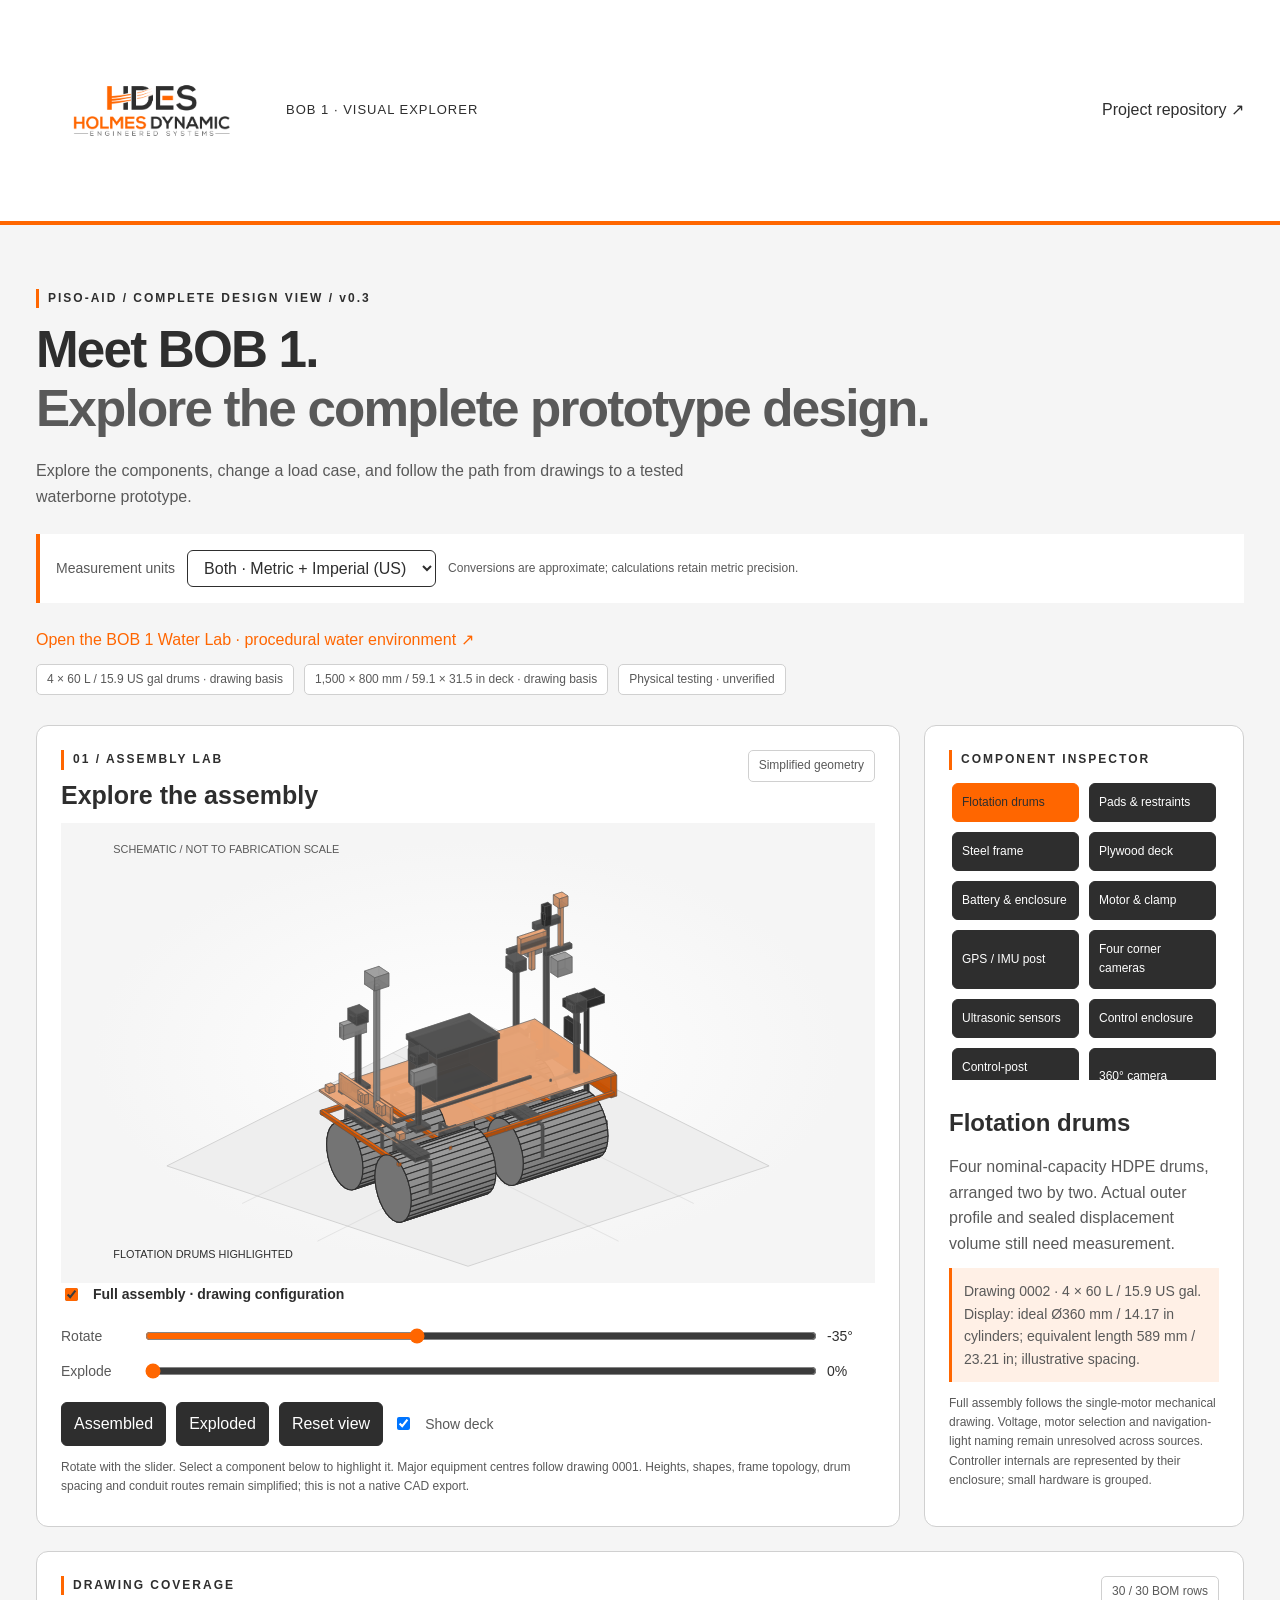
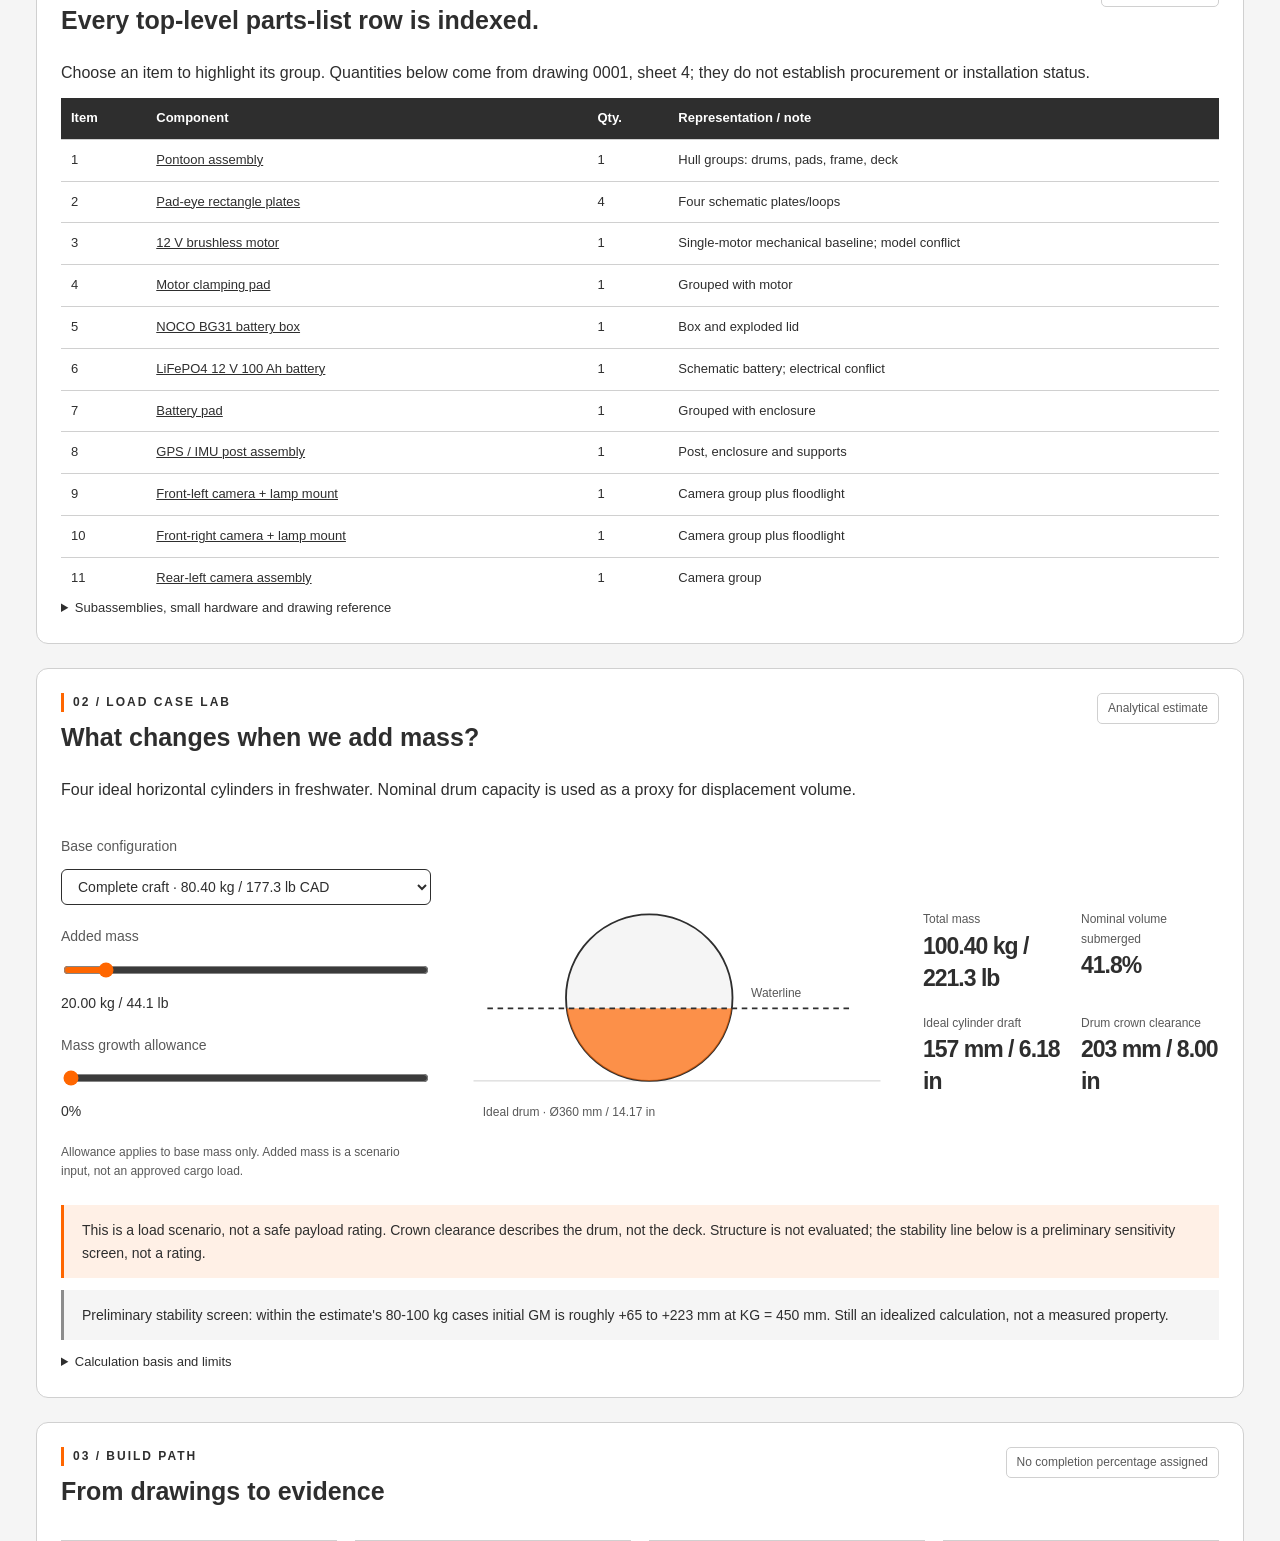
<file: docs/index.html>
<!doctype html>
<html lang="en">
<head>
<meta charset="utf-8">
<meta name="viewport" content="width=device-width,initial-scale=1">
<meta http-equiv="refresh" content="0;url=visual-explorer/">
<title>BOB 1 Visual Explorer</title>
</head>
<body><p><a href="visual-explorer/">Open the BOB 1 Visual Explorer</a></p></body>
</html>
</file>
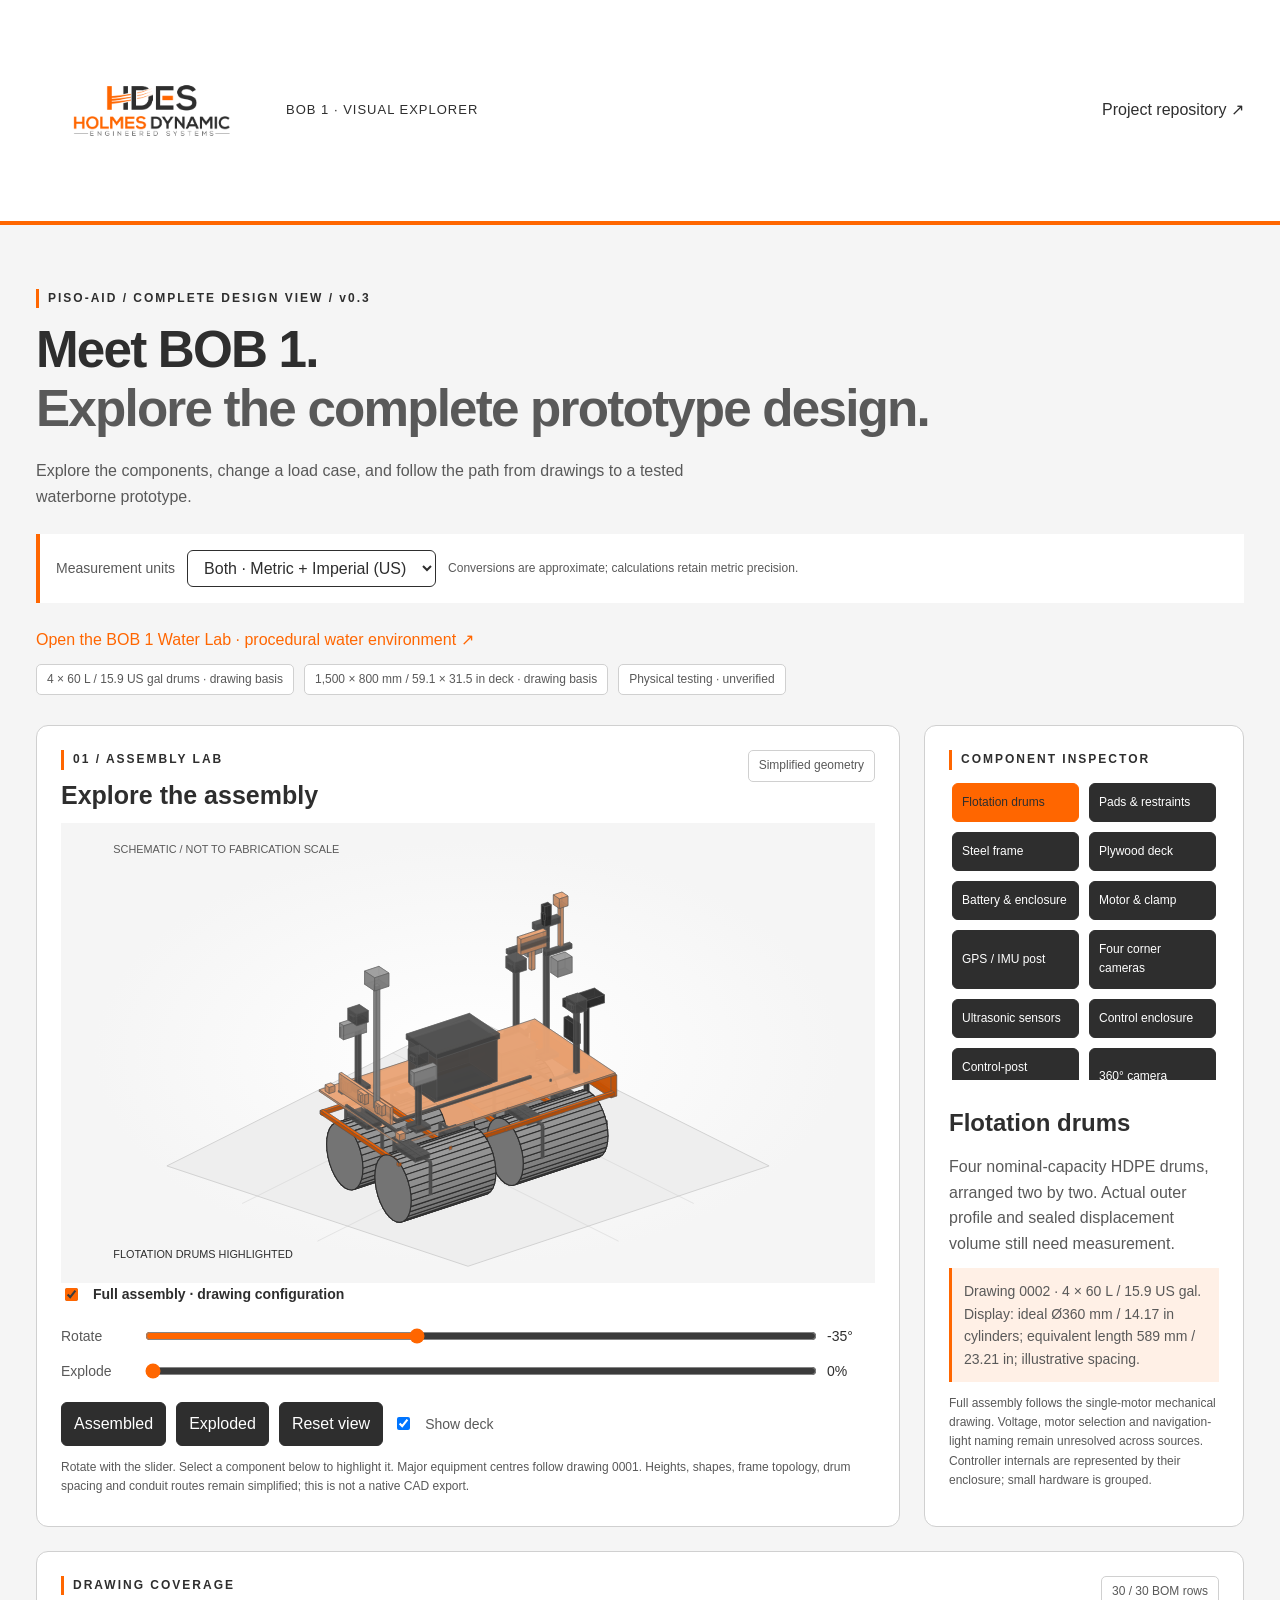
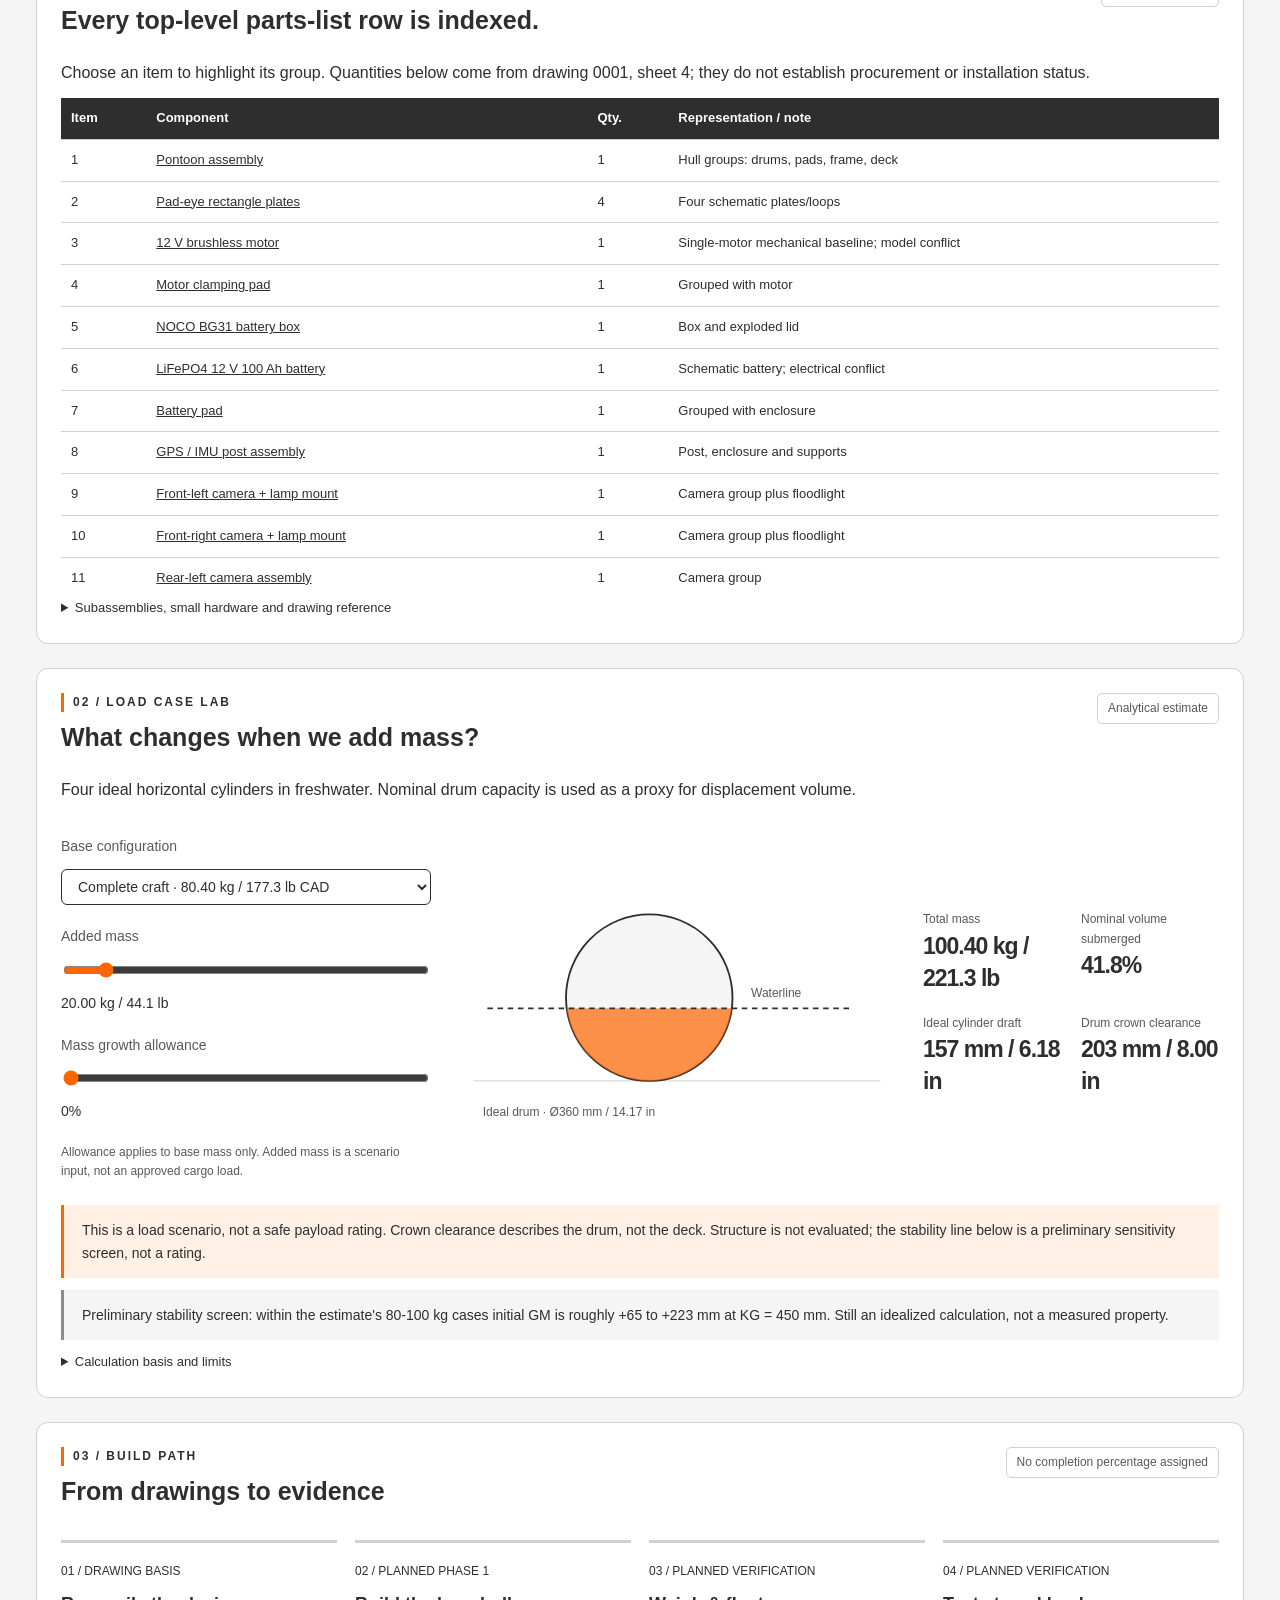
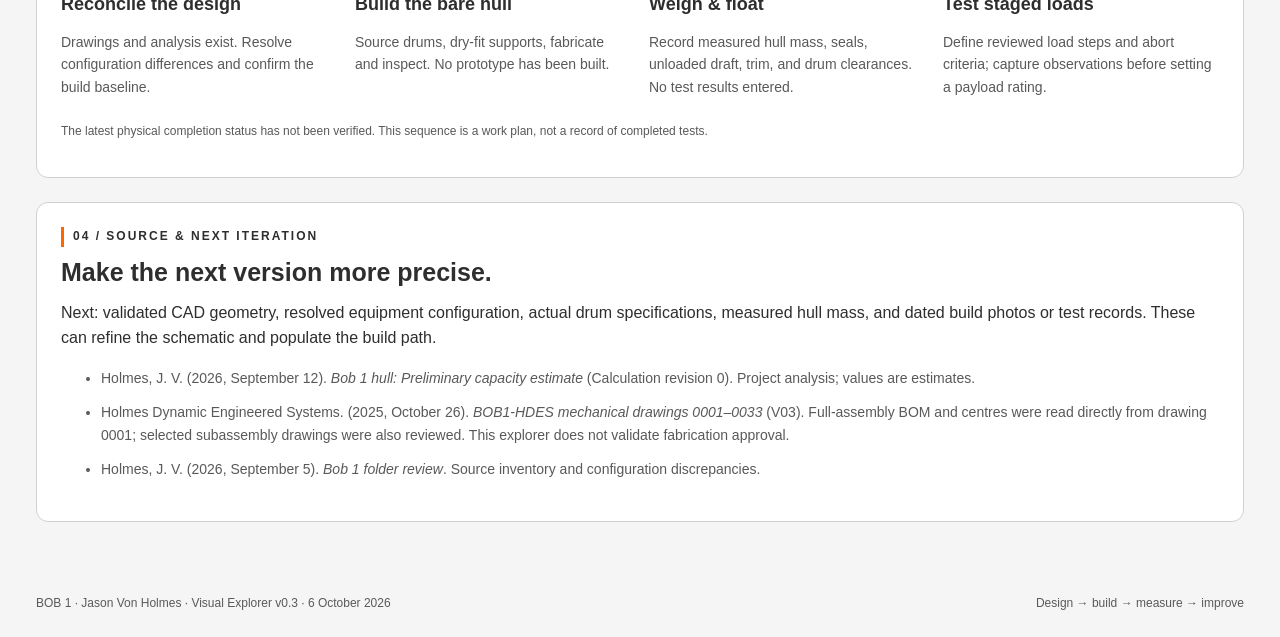
<file: docs/visual-explorer/index.html>
<!doctype html>
<html lang="en"><head><meta charset="utf-8"><meta name="viewport" content="width=device-width,initial-scale=1"><title>BOB 1 • Visual Explorer</title><link rel="stylesheet" href="assets/style.css"></head>
<body><header><a class="brand" href="#" aria-label="HDES — BOB 1"><img class="hdes-logo" src="assets/hdes-logo.png" alt="Holmes Dynamic Engineered Systems official logo"><span class="project-label">BOB 1 · VISUAL EXPLORER</span></a><a href="https://github.com/jvholmes87/piso-aid-bob1" target="_blank" rel="noopener">Project repository ↗</a></header>
<main><section class="intro"><p class="eyebrow">PISO-AID / COMPLETE DESIGN VIEW / v0.3</p><h1>Meet BOB 1.<br><em>Explore the complete prototype design.</em></h1><p>Explore the components, change a load case, and follow the path from drawings to a tested waterborne prototype.</p><div class="unit-bar"><label for="units">Measurement units</label><select id="units"><option value="both" selected>Both · Metric + Imperial (US)</option><option value="metric">Metric · mm, kg, L</option><option value="imperial">Imperial (US) · in, lb, US gal</option></select><span>Conversions are approximate; calculations retain metric precision.</span></div><p><a href="https://jvholmes87.github.io/piso-aid-bob1/water-lab/">Open the BOB 1 Water Lab · procedural water environment ↗</a></p><div class="chips"><span id="drumChip">4 × 60 L / 15.9 US gal drums · drawing basis</span><span id="deckChip">1,500 × 800 mm / 59.1 × 31.5 in deck · drawing basis</span><span>Physical testing · unverified</span></div></section>
<section class="workbench"><div class="viewer panel"><div class="section-head"><div><p class="eyebrow">01 / ASSEMBLY LAB</p><h2>Explore the assembly</h2></div><span class="badge">Simplified geometry</span></div><svg id="model" viewBox="0 0 900 550" aria-label="Interactive simplified hull assembly" role="img"></svg><div class="controls"><label class="full-control"><input id="fullToggle" type="checkbox" checked> Full assembly · drawing configuration</label><label>Rotate <input id="angle" type="range" min="-180" max="180" value="-35"><output id="angleValue">−35°</output></label><label>Explode <input id="explode" type="range" min="0" max="100" value="0"><output id="explodeValue">0%</output></label><div class="actions"><button id="assembly">Assembled</button><button id="exploded">Exploded</button><button id="reset">Reset view</button><label><input id="deckToggle" type="checkbox" checked> Show deck</label></div></div><p class="caption">Rotate with the slider. Select a component below to highlight it. Major equipment centres follow drawing 0001. Heights, shapes, frame topology, drum spacing and conduit routes remain simplified; this is not a native CAD export.</p></div>
<aside class="panel"><p class="eyebrow">COMPONENT INSPECTOR</p><div class="component-buttons" id="components"></div><h3 id="componentTitle"></h3><p id="componentText"></p><div class="spec" id="componentSpec"></div><p class="caption">Full assembly follows the single-motor mechanical drawing. Voltage, motor selection and navigation-light naming remain unresolved across sources. Controller internals are represented by their enclosure; small hardware is grouped.</p></aside></section>
<section class="panel"><div class="section-head"><div><p class="eyebrow">DRAWING COVERAGE</p><h2>Every top-level parts-list row is indexed.</h2></div><span class="badge">30 / 30 BOM rows</span></div><p>Choose an item to highlight its group. Quantities below come from drawing 0001, sheet 4; they do not establish procurement or installation status.</p><div class="table-scroll"><table><thead><tr><th scope="col">Item</th><th scope="col">Component</th><th scope="col">Qty.</th><th scope="col">Representation / note</th></tr></thead><tbody id="bomRows"></tbody></table></div><details><summary>Subassemblies, small hardware and drawing reference</summary><p>The control post includes the 360 camera, all-round lamp, two infrared illuminators, LTE antenna/mount, post/pad, glands, screws, nuts, washers and plugs. The corner-camera groups include their housings, posts, pads, covers, glands, U-bolts and mounting plates. The GPS/IMU and control boxes include enclosure pads and glands. Mounts are schematic and hardware is grouped; the viewer does not model every screw or internal circuit board.</p><img class="drawing-reference" src="assets/assembly-reference.png" alt="Drawing 0001 sheet 1 showing the assembled and exploded BOB 1 design"><p class="caption">Original mechanical drawing 0001, sheet 1, rendered directly from the project PDF. The drawing’s annotations remain in their original metric units.</p></details></section>
<section class="panel calculator"><div class="section-head"><div><p class="eyebrow">02 / LOAD CASE LAB</p><h2>What changes when we add mass?</h2></div><span class="badge">Analytical estimate</span></div><p>Four ideal horizontal cylinders in freshwater. Nominal drum capacity is used as a proxy for displacement volume.</p><div class="calc-grid"><div class="inputs"><label>Base configuration<select id="base"><option value="49.28">Bare hull · 49.28 kg CAD</option><option value="80.4" selected>Complete craft · 80.40 kg CAD</option></select></label><label>Added mass <input id="payload" type="range" min="0" max="200" value="20" step="1"><output id="payloadValue">20 kg</output></label><label>Mass growth allowance <input id="growth" type="range" min="0" max="30" value="0" step="1"><output id="growthValue">0%</output></label><p class="caption">Allowance applies to base mass only. Added mass is a scenario input, not an approved cargo load.</p></div><div><svg id="water" viewBox="0 0 480 290" role="img" aria-label="Ideal drum cross-section and estimated waterline"></svg></div><div class="metrics" aria-live="polite"><div><small>Total mass</small><strong id="mass"></strong></div><div><small>Nominal volume submerged</small><strong id="immersion"></strong></div><div><small>Ideal cylinder draft</small><strong id="draft"></strong></div><div><small>Drum crown clearance</small><strong id="clearance"></strong></div></div></div><p id="loadNote" class="note"></p><p id="stabilityNote" class="note stability"></p><details><summary>Calculation basis and limits</summary><p id="calculationBasis"></p><p>Equations use SI units internally. Draft is solved from circular-segment area using bisection, with equal loading and level trim.</p><p>For radius r and draft d: A = r² acos((r − d)/r) − (r − d) √(2rd − d²); supported mass = density × 4 × equivalent length × A. Crown clearance = 2r − d. Crown clearance is not deck freeboard.</p><p>The stability screen below the load note is taken from the 12 September 2026 hull estimate (initial GM = KM − KG, KG assumed 450 mm, drum-row spacing 400–440 mm). It is a sensitivity band, not a measured property. See <a href="../../assets/images/bob1-hull-draft-stability.png">the draft and stability chart</a>.</p><p>This calculation does not establish structural capacity, load placement, wave response, or safe payload. Actual drum geometry, sealed external volume, and measured masses must replace these assumptions.</p></details></section>
<section class="panel"><div class="section-head"><div><p class="eyebrow">03 / BUILD PATH</p><h2>From drawings to evidence</h2></div><span class="badge">No completion percentage assigned</span></div><div class="timeline" id="timeline"></div><p class="caption">The latest physical completion status has not been verified. This sequence is a work plan, not a record of completed tests.</p></section>
<section class="sources panel"><p class="eyebrow">04 / SOURCE & NEXT ITERATION</p><h2>Make the next version more precise.</h2><p>Next: validated CAD geometry, resolved equipment configuration, actual drum specifications, measured hull mass, and dated build photos or test records. These can refine the schematic and populate the build path.</p><ul><li>Holmes, J. V. (2026, September 12). <cite>Bob 1 hull: Preliminary capacity estimate</cite> (Calculation revision 0). Project analysis; values are estimates.</li><li>Holmes Dynamic Engineered Systems. (2025, October 26). <cite>BOB1-HDES mechanical drawings 0001–0033</cite> (V03). Full-assembly BOM and centres were read directly from drawing 0001; selected subassembly drawings were also reviewed. This explorer does not validate fabrication approval.</li><li>Holmes, J. V. (2026, September 5). <cite>Bob 1 folder review</cite>. Source inventory and configuration discrepancies.</li></ul></section></main><footer>BOB 1 · Jason Von Holmes · Visual Explorer v0.3 · 6 October 2026 <span>Design → build → measure → improve</span></footer><script src="assets/app.js"></script></body></html>
</file>
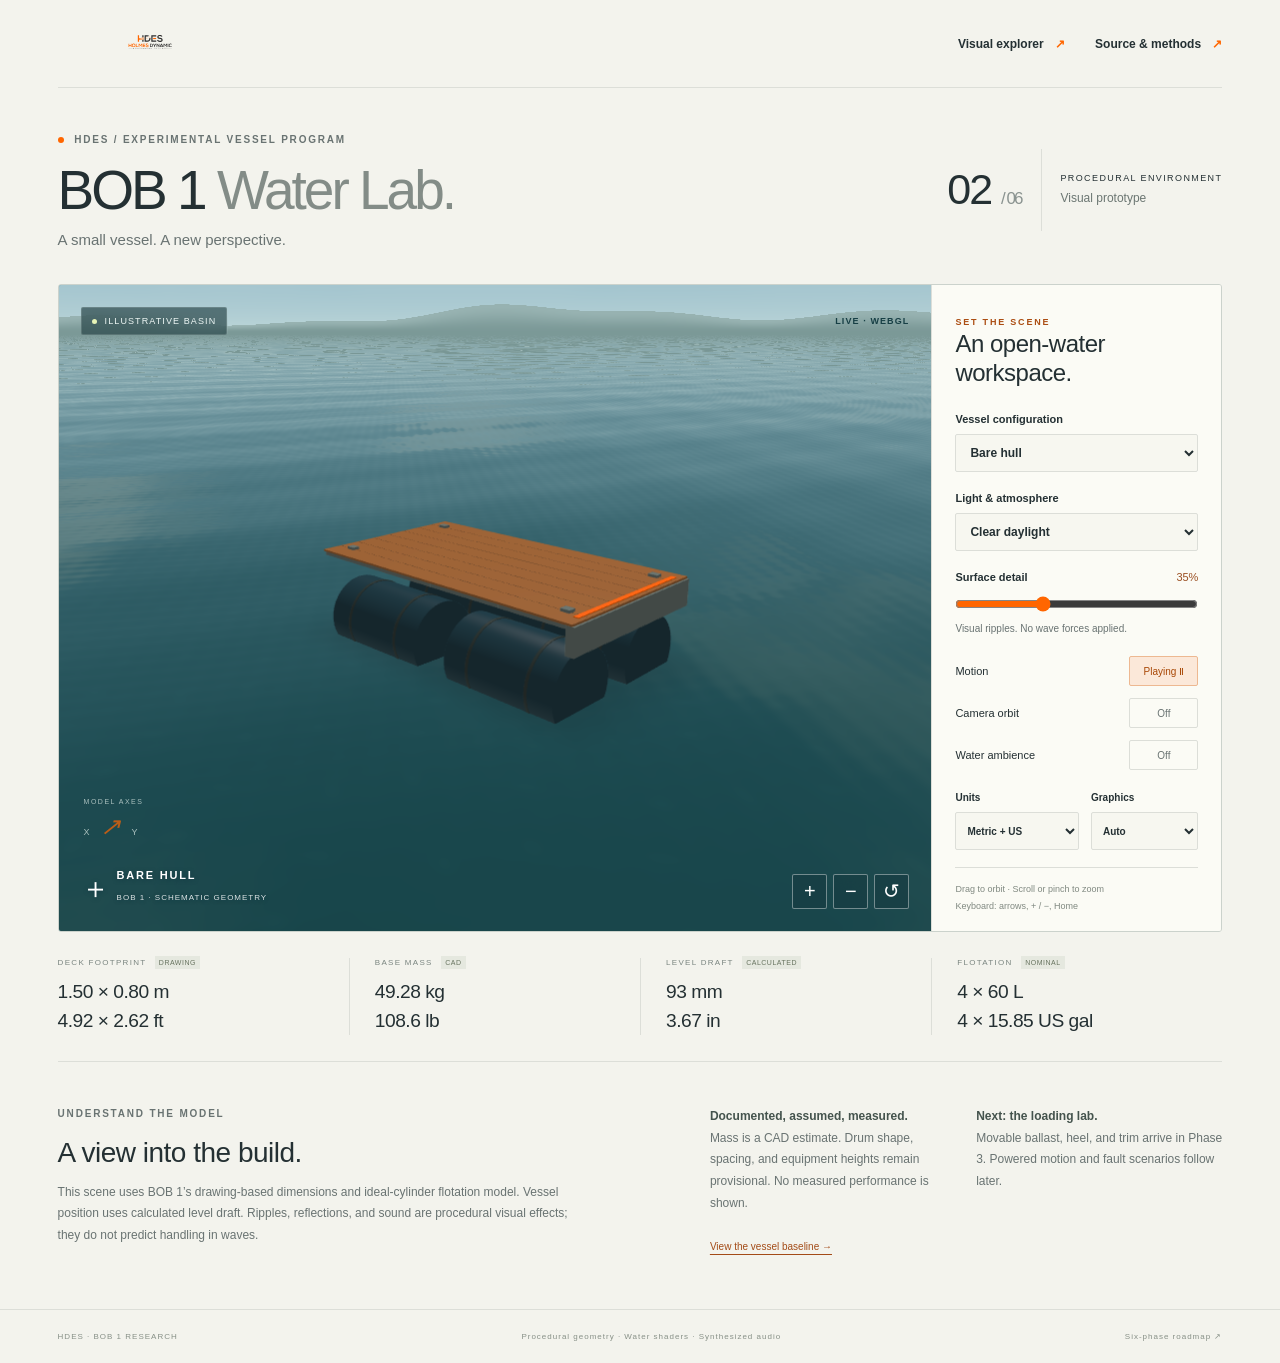
<file: docs/water-lab/index.html>
<!doctype html>
<html lang="en">
<head>
  <meta charset="utf-8">
  <meta name="viewport" content="width=device-width, initial-scale=1">
  <meta name="theme-color" content="#182326">
  <meta name="description" content="Explore BOB 1 in a procedural water environment. A browser-based HDES vessel research visualization.">
  <title>BOB 1 Water Lab · HDES</title>
  <link rel="stylesheet" href="assets/style.css">
  <script src="model/hydrostatics.js" defer></script>
  <script src="assets/scene-core.js" defer></script>
  <script src="assets/renderer.js" defer></script>
  <script src="assets/canvas-renderer.js" defer></script>
  <script src="assets/app.js" defer></script>
</head>
<body>
  <a class="skip" href="#controls">Skip to scene controls</a>
  <header class="masthead">
    <a class="brand" href="../visual-explorer/" aria-label="HDES BOB 1 visual explorer"><img src="../visual-explorer/assets/hdes-logo.svg" alt="Holmes Dynamic Engineered Systems" width="184" height="48"></a>
    <nav aria-label="Project navigation"><a href="../visual-explorer/">Visual explorer <span aria-hidden="true">↗</span></a><a href="https://github.com/jvholmes87/piso-aid-bob1/tree/main/docs/water-lab">Source &amp; methods <span aria-hidden="true">↗</span></a></nav>
  </header>
  <main>
    <section class="intro" aria-labelledby="title">
      <div><p class="eyebrow"><span></span> HDES / EXPERIMENTAL VESSEL PROGRAM</p><h1 id="title">BOB 1 <span>Water Lab.</span></h1><p class="dek">A small vessel. A new perspective.</p></div>
      <div class="phase"><span class="phase-number">02 <small>/ 06</small></span><span>PROCEDURAL ENVIRONMENT<br><strong>Visual prototype</strong></span></div>
    </section>
    <div class="lab-layout">
      <section class="viewport" aria-label="Interactive BOB 1 water scene">
        <canvas id="scene" tabindex="0" aria-label="BOB 1 water scene. Drag to orbit, pinch or scroll to zoom. Arrow keys rotate; plus and minus zoom; Home resets." aria-describedby="sceneHelp"></canvas>
        <div class="scene-top"><span class="scene-tag"><i></i> ILLUSTRATIVE BASIN</span><span id="renderStatus" class="render-status" role="status">Preparing scene…</span></div>
        <div id="fallback" class="fallback" hidden><p class="eyebrow">SCENE UNAVAILABLE</p><h2>Let’s keep exploring.</h2><p id="errorMessage">This browser could not start the 3D water scene.</p><a href="../visual-explorer/">Open the visual explorer →</a><button id="retry" type="button">Try again</button></div>
        <div class="scene-bottom"><div><span class="crosshair" aria-hidden="true">＋</span><strong id="sceneConfiguration">BARE HULL</strong><span>BOB 1 · SCHEMATIC GEOMETRY</span></div><div class="camera-tools" aria-label="Camera tools"><button id="zoomIn" title="Zoom in" aria-label="Zoom in">+</button><button id="zoomOut" title="Zoom out" aria-label="Zoom out">−</button><button id="resetCamera" title="Reset camera" aria-label="Reset camera">↺</button></div></div>
        <div class="orientation" aria-hidden="true"><span>MODEL AXES</span><b>X <i>↗</i> Y</b></div>
      </section>
      <aside id="controls" class="controls" aria-labelledby="controlsTitle">
        <div class="panel-heading"><span class="eyebrow">SET THE SCENE</span><h2 id="controlsTitle">An open-water workspace.</h2></div>
        <label class="field" for="configuration">Vessel configuration<select id="configuration"><option value="bareHull">Bare hull</option><option value="completeCraft">Complete craft concept</option></select></label>
        <label class="field" for="lighting">Light &amp; atmosphere<select id="lighting"><option value="day">Clear daylight</option><option value="golden">Golden hour</option><option value="overcast">Soft overcast</option></select></label>
        <label class="field" for="surface"><span class="field-row">Surface detail <output id="surfaceValue" for="surface">35%</output></span><input id="surface" type="range" min="0" max="100" value="35"><small>Visual ripples. No wave forces applied.</small></label>
        <div class="toggle-row"><span>Motion</span><button id="motion" class="toggle" type="button" aria-pressed="true">Playing <span aria-hidden="true">Ⅱ</span></button></div>
        <div class="toggle-row"><span>Camera orbit</span><button id="orbit" class="toggle" type="button" aria-pressed="false">Off</button></div>
        <div class="toggle-row"><span>Water ambience</span><button id="sound" class="toggle" type="button" aria-pressed="false">Off</button></div>
        <div class="select-pair"><label class="field" for="units">Units<select id="units"><option value="both">Metric + US</option><option value="metric">Metric</option><option value="imperial">US customary</option></select></label><label class="field" for="quality">Graphics<select id="quality"><option value="auto">Auto</option><option value="low">Reduced</option><option value="high">High</option></select></label></div>
        <p id="sceneHelp" class="help">Drag to orbit · Scroll or pinch to zoom<br>Keyboard: arrows, + / −, Home</p>
        <p id="soundStatus" class="sr-only" role="status"></p>
      </aside>
    </div>
    <section class="readouts" aria-label="Vessel reference values"><div><span>DECK FOOTPRINT <em>DRAWING</em></span><strong id="deckValue">—</strong></div><div><span>BASE MASS <em>CAD</em></span><strong id="massValue">—</strong></div><div><span>LEVEL DRAFT <em>CALCULATED</em></span><strong id="draftValue">—</strong></div><div><span>FLOTATION <em>NOMINAL</em></span><strong id="drumValue">4 × 60 L</strong></div></section>
    <section class="notes" aria-label="Model basis"><div><p class="eyebrow">UNDERSTAND THE MODEL</p><h2>A view into the build.</h2><p>This scene uses BOB 1’s drawing-based dimensions and ideal-cylinder flotation model. Vessel position uses calculated level draft. Ripples, reflections, and sound are procedural visual effects; they do not predict handling in waves.</p></div><div class="note-list"><p><b>Documented, assumed, measured.</b><br>Mass is a CAD estimate. Drum shape, spacing, and equipment heights remain provisional. No measured performance is shown.</p><p><b>Next: the loading lab.</b><br>Movable ballast, heel, and trim arrive in Phase 3. Powered motion and fault scenarios follow later.</p><a href="model/bob1-baseline.json">View the vessel baseline →</a></div></section>
  </main>
  <footer><span>HDES · BOB 1 RESEARCH</span><span>Procedural geometry · Water shaders · Synthesized audio</span><a href="PHASES.md">Six-phase roadmap ↗</a></footer>
  <noscript><p class="no-script">Enable JavaScript to explore the water scene, or <a href="README.md">read the model documentation</a>.</p></noscript>
</body>
</html>
</file>
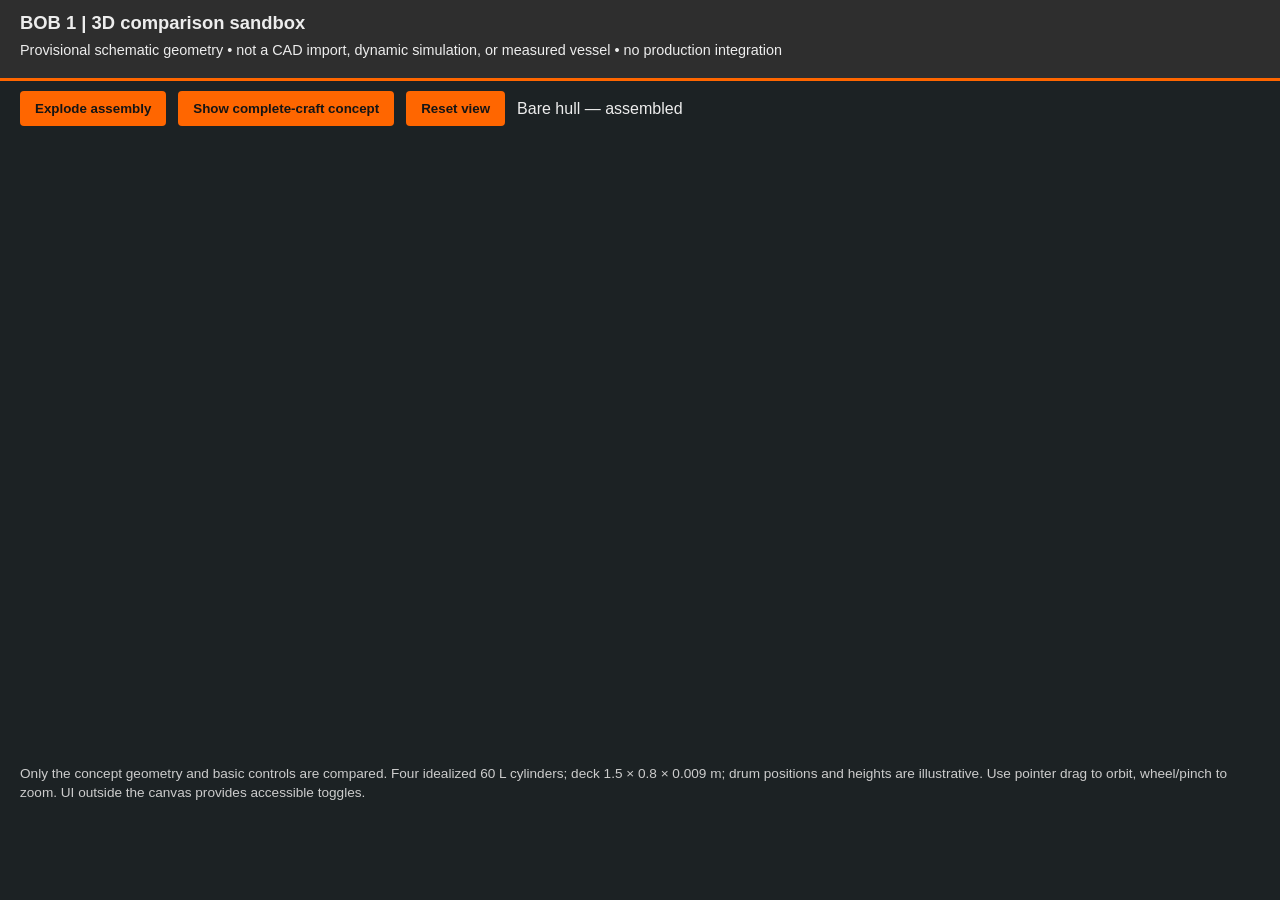
<file: research/visual-prototypes/issue-10/three-comparison.html>
<!doctype html>
<html lang="en"><head><meta charset="utf-8"><meta name="viewport" content="width=device-width,initial-scale=1">
<title>Bob 1 — Three.js isolated comparison pilot (not deployed)</title>
<style>
:root{font-family:Arial,sans-serif;color:#ededed;background:#1c2224}body{margin:0}header{background:#2e2e2e;padding:12px 20px;border-bottom:3px solid #ff6600}h1{font-size:1.15rem;margin:0 0 5px}p{margin:6px 0;font-size:.9rem;line-height:1.4}.controls{padding:10px 20px;display:flex;flex-wrap:wrap;gap:12px;align-items:center}button{background:#ff6600;color:#151515;border:0;padding:10px 15px;font-weight:bold;border-radius:4px;cursor:pointer}button:focus-visible{outline:3px solid white}main{height:min(68vh,620px);min-height:320px}canvas{display:block;touch-action:none}.notes{padding:10px 20px;color:#ccc;font-size:.85rem}
</style></head><body>
<header><h1>BOB 1 | 3D comparison sandbox</h1><p>Provisional schematic geometry • not a CAD import, dynamic simulation, or measured vessel • no production integration</p></header>
<div class="controls"><button id="assembly">Explode assembly</button><button id="configuration">Show complete-craft concept</button><button id="reset">Reset view</button><span id="status" role="status" aria-live="polite">Bare hull — assembled</span></div>
<main id="scene" aria-label="Three-dimensional schematic boat model"></main>
<p class="notes">Only the concept geometry and basic controls are compared. Four idealized 60 L cylinders; deck 1.5 × 0.8 × 0.009 m; drum positions and heights are illustrative. Use pointer drag to orbit, wheel/pinch to zoom. UI outside the canvas provides accessible toggles.</p>
<script type="module">
import * as THREE from 'https://esm.sh/three@0.170.0';
import {OrbitControls} from 'https://esm.sh/three@0.170.0/examples/jsm/controls/OrbitControls.js';
const root=document.querySelector('#scene');
const renderer=new THREE.WebGLRenderer({antialias:true});
renderer.setPixelRatio(Math.min(window.devicePixelRatio||1,1.5));
renderer.setSize(root.clientWidth,root.clientHeight);
renderer.setClearColor(0xdde9ea);
root.appendChild(renderer.domElement);
const scene=new THREE.Scene(), camera=new THREE.PerspectiveCamera(45,root.clientWidth/root.clientHeight,.05,100);
camera.position.set(2.2,1.55,2.5);const controls=new OrbitControls(camera,renderer.domElement);controls.target.set(0,.23,0);controls.enableDamping=true;
scene.add(new THREE.HemisphereLight(0xffffff,0x637276,2));
const sun=new THREE.DirectionalLight(0xffffff,2);sun.position.set(2,5,3);scene.add(sun);
const mat=(c)=>new THREE.MeshStandardMaterial({color:c,metalness:c===0x69757a?.55:.08,roughness:.57});
const blue=mat(0x32505c),steel=mat(0x69757a),orange=mat(0xff6600),wood=mat(0xa8784a),black=mat(0x323739);
const objects=[],group=new THREE.Group();scene.add(group);
function addBox(name,x,y,z,w,h,d,m,offset=0){const obj=new THREE.Mesh(new THREE.BoxGeometry(w,h,d),m);obj.position.set(x,y,z);obj.userData={name,base:obj.position.clone(),offset};group.add(obj);objects.push(obj);return obj;}
function addDrum(x,z){const cylinder=new THREE.Mesh(new THREE.CylinderGeometry(.18,.18,.06/(Math.PI*.18*.18),32),blue);cylinder.rotation.z=Math.PI/2;cylinder.position.set(x,.18,z);cylinder.userData={name:'Idealized drum',base:cylinder.position.clone(),offset:0};group.add(cylinder);objects.push(cylinder);}
for(const x of [-.39,.39])for(const z of [-.24,.24])addDrum(x,z);
const deckBottom=.505,railBase=deckBottom-.02;
for(const z of [-.38,.38])addBox('longitudinal rail',0,railBase+.01,z,1.5,.02,.02,steel,.06);
for(const x of [-.74,-.39,0,.39,.74])addBox('transverse rail',x,railBase+.01,0,.02,.02,.78,steel,.06);
addBox('deck',0,deckBottom+.0045,0,1.5,.009,.8,wood,.28);
const equipped=[
addBox('battery housing',-.10,deckBottom+.13,0,.42,.25,.28,black,.55),
addBox('control housing',.30,deckBottom+.07,0,.24,.12,.16,orange,.55),
addBox('illustrative mast',.55,deckBottom+.38,0,.02,.76,.02,steel,.8)
];
let complete=false,exploded=false;
function apply(){for(const o of objects){const hide=equipped.includes(o)&&!complete;o.visible=!hide;o.position.copy(o.userData.base);if(exploded)o.position.y+=o.userData.offset;}document.querySelector('#status').textContent=(complete?'Complete craft':'Bare hull')+' — '+(exploded?'exploded':'assembled');}
document.querySelector('#assembly').onclick=()=>{exploded=!exploded;document.querySelector('#assembly').textContent=exploded?'Assemble':'Explode assembly';apply();};
document.querySelector('#configuration').onclick=()=>{complete=!complete;document.querySelector('#configuration').textContent=complete?'Show bare hull':'Show complete-craft concept';apply();};
document.querySelector('#reset').onclick=()=>{camera.position.set(2.2,1.55,2.5);controls.target.set(0,.23,0);controls.update();};
const resize=new ResizeObserver(()=>{const w=root.clientWidth,h=root.clientHeight;if(w&&h){renderer.setSize(w,h);camera.aspect=w/h;camera.updateProjectionMatrix();}});resize.observe(root);
apply();function animate(){controls.update();renderer.render(scene,camera);requestAnimationFrame(animate);}animate();
</script></body></html>
</file>
<file: docs/visual-explorer/assets/style.css>
:root{color-scheme:light;--bg:#f5f5f5;--panel:#ffffff;--line:#d0d0d0;--text:#2e2e2e;--muted:#595959;--accent:#ff6600}*{box-sizing:border-box}body{margin:0;background:var(--bg);color:var(--text);font:16px/1.6 "Scandia",Arial,sans-serif}header,main,footer{max-width:1320px;margin:auto;padding:24px 36px}header{display:flex;align-items:center;justify-content:space-between;border-bottom:4px solid var(--accent);background:#2e2e2e}a{color:var(--accent);text-decoration:none}a:hover{text-decoration:underline}.brand{color:white;font-size:26px;font-weight:800;letter-spacing:2px}.brand b{color:var(--accent)}.brand span{display:block;font-size:10px;font-weight:500;letter-spacing:2.4px;color:#ffffff}.intro{padding:40px 0 30px}.eyebrow{font-size:12px;letter-spacing:2px;color:var(--text);font-weight:700;margin:0 0 10px}h1{font-size:clamp(32px,4vw,54px);line-height:1.16;letter-spacing:-1.8px;margin:12px 0 20px}h1 em{font-style:normal;color:var(--muted)}.intro>p:not(.eyebrow){max-width:720px;color:var(--muted)}h2{font-size:25px;line-height:1.25;margin:0 0 12px}h3{font-size:24px;margin:24px 0 12px}p{margin:12px 0}.chips,.actions{display:flex;flex-wrap:wrap;gap:10px}.chips span,.badge{padding:5px 10px;border:1px solid var(--line);border-radius:5px;font-size:12px;color:var(--muted)}.panel{padding:24px;background:var(--panel);border:1px solid var(--line);border-radius:12px;margin-bottom:24px}.workbench{display:grid;grid-template-columns: minmax(0,2.7fr) minmax(230px,1fr);gap:24px}.section-head{display:flex;justify-content:space-between;gap:15px;align-items:flex-start}.badge{white-space:nowrap}.viewer{padding-bottom:18px}#model{width:100%;height:380px;display:block;background:radial-gradient(ellipse at center,#ffffff,#f5f5f5 65%)}label{display:flex;align-items:center;gap:12px;font-size:14px;color:var(--muted)}.controls>label{display:grid;grid-template-columns:70px 1fr 48px;margin-bottom:12px}input[type=range]{accent-color:var(--accent);width:100%;min-width:0}output{font-variant-numeric:tabular-nums;color:var(--text);white-space:nowrap}.actions{align-items:center;margin-top:20px}button,select{font:inherit;color:#ffffff;background:#2e2e2e;border:1px solid #2e2e2e;border-radius:6px;padding:8px 12px;cursor:pointer}button:hover,button[aria-pressed=true]{border-color:var(--accent);background:#ff6600;color:#2e2e2e}button:focus-visible,input:focus-visible,select:focus-visible,a:focus-visible,summary:focus-visible{outline:3px solid var(--accent);outline-offset:3px}.caption{font-size:12px;color:var(--muted)}.component-buttons{display:grid;gap:10px}.component-buttons button{text-align:left}.spec{border-left:3px solid var(--accent);padding:12px;background:#fff0e6;font-size:14px;color:var(--muted)}aside p{color:var(--muted)}.calc-grid{display:grid;grid-template-columns:1fr 1.2fr .8fr;gap:24px;align-items:center}.inputs>label{display:flex;flex-wrap:wrap;margin:20px 0}.inputs select{width:100%;font-size:14px}#water{width:100%;display:block}.metrics{display:grid;grid-template-columns:1fr 1fr;gap:20px}.metrics small{display:block;font-size:12px;color:var(--muted)}.metrics strong{font-size:27px;letter-spacing:-1px}.note{padding:14px 18px;background:#fff0e6;border-left:3px solid var(--accent);font-size:14px}.note.exceeded{border-color:#2e2e2e;background:#ffe0cc}.note.stability{margin-top:10px}.note.stability.ok{border-color:#8c8c8c;background:#f5f5f5}.note.stability.reduced{border-color:#ff6600;background:#fff0e6}.note.stability.marginal{border-color:#cc5200;background:#ffe0cc}.note.stability.unstable{border-color:#2e2e2e;background:#ffd1b3;font-weight:600}details{color:var(--muted);font-size:13px}summary{cursor:pointer;color:var(--text)}.timeline{display:grid;grid-template-columns:repeat(4,1fr);gap:18px;margin-top:20px}.step{border-top:3px solid var(--line);padding-top:14px}.step span{font-size:12px;color:var(--text)}.step h3{font-size:18px;margin:8px 0}.step p{font-size:14px;color:var(--muted)}.sources li{font-size:14px;color:var(--muted);margin-bottom:12px}footer{font-size:12px;color:var(--muted);display:flex;justify-content:space-between;gap:10px} @media(max-width:900px){.workbench{grid-template-columns:1fr}.calc-grid{grid-template-columns:1fr 1fr}.metrics{grid-column:1/-1;grid-template-columns:repeat(4,1fr)}.timeline{grid-template-columns:1fr 1fr}}@media(max-width:560px){header,main,footer{padding:20px}header>a:last-child{font-size:12px}.panel{padding:18px}.section-head{flex-wrap:wrap}#model{height:270px}.calc-grid{grid-template-columns:1fr}.metrics{grid-template-columns:1fr 1fr}.timeline{grid-template-columns:1fr}.brand{font-size:22px}.brand span{font-size:8px}footer{flex-direction:column}h1{letter-spacing:-1px}}@media(prefers-reduced-motion:reduce){*{scroll-behavior:auto}}

/* Brand guide prose specifies Facundo/Scandia. Local fonts are used if installed;
   no distributable webfont files for those families were found in the brand assets. */
@font-face{font-family:Facundo;src:local("Facundo"),local("Facundo Regular");font-weight:400;font-display:swap}
@font-face{font-family:Scandia;src:local("Scandia"),local("Scandia Regular"),local("Scandia Web Regular");font-weight:400;font-display:swap}
h1,h2,h3,.brand{font-family:"Facundo",Arial,sans-serif}
.unit-bar{display:flex;align-items:center;flex-wrap:wrap;gap:12px;margin:24px 0;padding:16px;background:white;border-left:4px solid var(--accent)}
.unit-bar span{font-size:12px;color:var(--muted)}
.unit-bar select,.inputs select{background:#ffffff;color:#2e2e2e}
header>a:last-child{color:#ffb380}
.metrics strong{font-size:23px;display:block;line-height:1.4}
.chips span{background:#ffffff}
.eyebrow{border-left:3px solid var(--accent);padding-left:9px}
@media(max-width:560px){.unit-bar select{width:100%;font-size:13px}.metrics strong{font-size:20px}.inputs select{font-size:12px}.brand span{letter-spacing:.5px}}

/* Official logo is displayed without cropping, recolouring, distortion or effects. */
header{background:#ffffff;color:#2e2e2e;gap:24px}
header>a:last-child{color:#2e2e2e}
.brand{display:flex;align-items:center;gap:20px;text-decoration:none}
.hdes-logo{display:block;width:230px;height:auto;min-width:160px;background:#ffffff}
.brand .project-label{color:#2e2e2e;font-size:13px;letter-spacing:1px}
.component-buttons{grid-template-columns:1fr 1fr;max-height:300px;overflow:auto;padding:3px}
.component-buttons button{font-size:12px;padding:9px}
#model{height:460px}
.controls>.full-control{display:flex;margin-bottom:20px;font-weight:700;color:#2e2e2e}
.controls>.full-control input{accent-color:#ff6600}
.table-scroll{overflow:auto;max-height:500px}
table{width:100%;border-collapse:collapse;font-size:13px;text-align:left}
th{background:#2e2e2e;color:white;position:sticky;top:0;z-index:1}
th,td{padding:10px;border-bottom:1px solid #d0d0d0;vertical-align:top}
td button{background:#ffffff;color:#2e2e2e;border:0;padding:0;text-align:left;text-decoration:underline;font-size:13px}
.drawing-reference{display:block;width:100%;height:auto;margin-top:16px;background:white}
#model polygon[data-part]{cursor:pointer}
@media(max-width:560px){header{padding:12px;gap:8px}.brand{flex-direction:column;gap:0;align-items:flex-start}.hdes-logo{width:200px}.brand .project-label{font-size:10px;padding-left:20px}#model{height:340px}.component-buttons{max-height:240px}}
</file>
<file: docs/water-lab/assets/style.css>
:root{color-scheme:light;--ink:#243033;--muted:#697372;--orange:#ff6600;--line:#dcded8;--paper:#f3f3ed;--white:#fff;--sans:Scandia,Arial,Helvetica,sans-serif}*{box-sizing:border-box}body{margin:0;background:var(--paper);color:var(--ink);font-family:var(--sans);-webkit-font-smoothing:antialiased}a{color:inherit;text-decoration:none}a:hover{text-decoration:underline}button,select,input{font:inherit}button,select{cursor:pointer}button:focus-visible,select:focus-visible,input:focus-visible,a:focus-visible,canvas:focus-visible{outline:3px solid var(--orange);outline-offset:4px}.masthead{height:88px;margin:0 4.5%;display:flex;align-items:center;justify-content:space-between;border-bottom:1px solid var(--line)}.brand{width:185px;display:block}.brand img{width:100%;height:48px;object-fit:contain}nav{display:flex;gap:30px;font-size:12px;font-weight:600}nav span{color:var(--orange);margin-left:8px}main{max-width:1740px;margin:auto;padding:0 4.5%}.intro{display:flex;align-items:center;justify-content:space-between;padding:44px 0 36px}.eyebrow{font-size:10px;font-weight:700;letter-spacing:1.8px;color:var(--muted);margin:0 0 15px;line-height:1.5}.eyebrow>span{display:inline-block;width:6px;height:6px;background:var(--orange);border-radius:50%;margin-right:6px}h1{font-size:clamp(38px,4.3vw,66px);font-weight:500;letter-spacing:-3px;line-height:1.04;margin:0 0 12px}h1 span{color:#838c87}.dek{font-size:15px;margin:0;color:var(--muted)}.phase{display:flex;align-items:center;gap:18px;font-size:9px;letter-spacing:1.4px;line-height:1.9}.phase-number{font-size:43px;font-weight:400;letter-spacing:-2px;border-right:1px solid var(--line);padding-right:20px}.phase-number small{font-size:17px;color:#8a9390}.phase strong{font-weight:400;letter-spacing:0;color:#6b7672;font-size:12px}.lab-layout{display:grid;grid-template-columns:minmax(0,1fr) 290px;border:1px solid #cbd2cc;border-radius:3px;overflow:hidden}.viewport{position:relative;min-height:580px;background:#6c9faa;overflow:hidden}.viewport canvas{display:block;width:100%;height:100%;position:absolute;inset:0;touch-action:none}.scene-top{position:absolute;inset:22px 22px auto;display:flex;justify-content:space-between;gap:10px;pointer-events:none;font-size:9px;letter-spacing:1.1px;color:#eef7f5}.scene-tag{display:flex;align-items:center;gap:8px;background:#1b383b9c;border:1px solid #e8f9f026;padding:8px 10px;border-radius:2px;backdrop-filter:blur(8px)}.scene-tag i{width:5px;height:5px;border-radius:50%;background:#e6f3b6}.render-status{padding:9px 0;color:#173f45;font-weight:700}.scene-bottom{position:absolute;bottom:22px;left:22px;right:22px;display:flex;justify-content:space-between;align-items:end;pointer-events:none;color:white}.scene-bottom>div:first-child{display:grid;grid-template-columns:30px auto;gap:5px 6px;text-shadow:0 1px 4px #143a44}.crosshair{font-size:29px;grid-row:span 2;align-self:center;font-weight:300}.scene-bottom strong{font-size:11px;letter-spacing:1.8px}.scene-bottom span:last-child{font-size:8px;letter-spacing:1px;opacity:.85}.camera-tools{display:flex;gap:6px;pointer-events:auto}.camera-tools button{width:35px;height:35px;border:1px solid #ffffff66;background:#173c43aa;color:white;border-radius:2px;font-size:20px;backdrop-filter:blur(8px)}.camera-tools button:hover{background:var(--orange)}.orientation{position:absolute;bottom:90px;left:25px;color:#e8f4ef;opacity:.7;pointer-events:none;display:grid;gap:7px}.orientation span{font-size:7px;letter-spacing:1.5px}.orientation b{font-size:9px;font-weight:400}.orientation i{color:var(--orange);font-size:25px;margin:0 8px}.controls{background:#fbfbf5;padding:26px 23px 17px;border-left:1px solid var(--line)}.panel-heading .eyebrow{color:#ab4d12;font-size:9px;margin-bottom:10px}h2{margin:0;font-size:22px;font-weight:500;letter-spacing:-.5px;line-height:1.2}.panel-heading h2{max-width:210px;margin-bottom:26px;font-size:24px}.field{display:block;font-size:11px;font-weight:600;margin-bottom:20px}.field select{display:block;width:100%;margin-top:9px;border:1px solid var(--line);background:#f7f7f0;padding:10px 29px 10px 10px;color:var(--ink);border-radius:2px;font-size:12px;min-height:38px}.field-row{display:flex;justify-content:space-between;align-items:center}.field output{font-size:11px;color:#9a4e21;font-weight:400}.field input[type=range]{display:block;width:100%;margin:12px 0 8px;accent-color:var(--orange);height:18px}.field small{display:block;font-size:10px;font-weight:400;color:var(--muted);line-height:1.5}.toggle-row{display:flex;justify-content:space-between;align-items:center;margin:12px 0;font-size:11px}.toggle{font-size:10px;min-width:69px;min-height:30px;padding:6px 9px;border:1px solid var(--line);background:transparent;color:var(--muted);border-radius:2px}.toggle[aria-pressed=true]{background:#fbe8d9;border-color:#edb891;color:#a84705}.toggle span{margin-left:6px}.select-pair{display:grid;grid-template-columns:1.15fr 1fr;gap:12px;margin-top:22px}.select-pair .field{margin-bottom:0;font-size:10px}.select-pair select{padding-left:7px;font-size:10px}.help{font-size:9px;color:#808981;line-height:1.8;margin:17px 0 0;border-top:1px solid var(--line);padding-top:13px}.readouts{display:grid;grid-template-columns:repeat(4,minmax(0,1fr));padding:26px 0;border-bottom:1px solid var(--line)}.readouts>div{padding-left:25px;border-left:1px solid var(--line)}.readouts>div:first-child{padding-left:0;border:0}.readouts span{font-size:8px;letter-spacing:1.3px;color:#7a8580;display:block;margin-bottom:11px}.readouts em{font-size:7px;font-style:normal;background:#e5e8df;color:#67735f;padding:3px 4px;margin-left:5px;letter-spacing:.5px}.readouts strong{font-size:clamp(15px,1.5vw,24px);font-weight:400;letter-spacing:-.5px;white-space:pre-line;display:block;line-height:1.5}.notes{display:grid;grid-template-columns:1fr 1fr;gap:12%;padding:44px 0 50px}.notes h2{font-size:28px}.notes p:not(.eyebrow){font-size:12px;color:var(--muted);line-height:1.8;max-width:560px}.notes b{color:#44534d;font-weight:600}.note-list{display:grid;grid-template-columns:1fr 1fr;gap:20px}.note-list p{margin:0}.note-list a{font-size:10px;grid-column:1/-1;text-decoration:underline;text-underline-offset:4px;color:#a34b17}footer{display:flex;justify-content:space-between;border-top:1px solid var(--line);padding:22px 4.5%;font-size:8px;letter-spacing:1px;color:#879087}.fallback{position:absolute;z-index:4;inset:0;padding:45px;display:flex;justify-content:center;align-items:start;flex-direction:column;background:#e4ebe2}.fallback[hidden]{display:none}.fallback h2{font-size:32px}.fallback p{font-size:13px;line-height:1.7;max-width:400px}.fallback a{margin:10px 0 20px;color:#a54c19}.fallback button{padding:10px 14px;background:var(--ink);color:white;border:0}.sr-only{position:absolute;width:1px;height:1px;padding:0;margin:-1px;overflow:hidden;clip:rect(0,0,0,0);white-space:nowrap;border:0}.skip{position:absolute;top:-100px;left:15px;background:white;z-index:9;padding:15px}.skip:focus{top:10px}.no-script{padding:20px;text-align:center;background:white}
@media(min-width:1550px){.viewport{min-height:680px}.lab-layout{grid-template-columns:minmax(0,1fr) 310px}.controls{padding:35px 28px}.field{margin-bottom:24px}}
@media(max-width:1050px){.lab-layout{grid-template-columns:minmax(0,1fr) 260px}.controls{padding:22px 17px}.readouts>div{padding-left:16px}.readouts em{display:none}.viewport{min-height:570px}.notes{gap:7%}}
@media(max-width:740px){.masthead{height:72px;margin:0 5%}.brand{width:142px}nav{gap:15px;font-size:10px}nav a:last-child{display:none}main{padding:0 5%}.intro{padding:30px 0 26px;align-items:end}h1{font-size:40px;letter-spacing:-2px}.dek{font-size:12px}.eyebrow{font-size:8px;letter-spacing:1.2px}.phase{gap:0}.phase>span:last-child{display:none}.phase-number{border:0;font-size:34px;padding:0}.phase-number small{font-size:13px}.lab-layout{display:block}.viewport{min-height:420px;height:58svh;max-height:610px}.controls{border-left:0;border-top:1px solid var(--line);display:grid;grid-template-columns:1fr 1fr;gap:0 18px;padding:23px 20px}.panel-heading{grid-column:1/-1}.panel-heading h2{max-width:none;font-size:23px;margin-bottom:22px}.field{margin-bottom:18px}.controls>.field:nth-of-type(3){grid-column:1/-1}.toggle-row{margin:4px 0 14px}.select-pair{grid-column:1/-1;margin-top:5px}.help{grid-column:1/-1}.scene-top{inset:15px 13px auto}.scene-tag{font-size:7px}.render-status{font-size:7px;letter-spacing:.3px}.scene-bottom{left:14px;right:14px;bottom:16px}.scene-bottom strong{font-size:9px}.scene-bottom span:last-child{font-size:6px}.orientation{left:19px}.readouts{grid-template-columns:1fr 1fr;gap:24px 0;padding:24px 0}.readouts>div{padding-left:20px}.readouts>div:nth-child(3){padding-left:0;border:0}.readouts strong{font-size:19px}.readouts span{font-size:7px;letter-spacing:1px}.notes{grid-template-columns:1fr;gap:20px;padding:32px 0}.notes h2{font-size:25px}.note-list{gap:18px}.notes p:not(.eyebrow){font-size:11px}footer{padding:20px 5%;gap:20px;font-size:7px}footer>span:nth-child(2){display:none}}
@media(prefers-reduced-motion:reduce){*{scroll-behavior:auto!important}}
</file>
